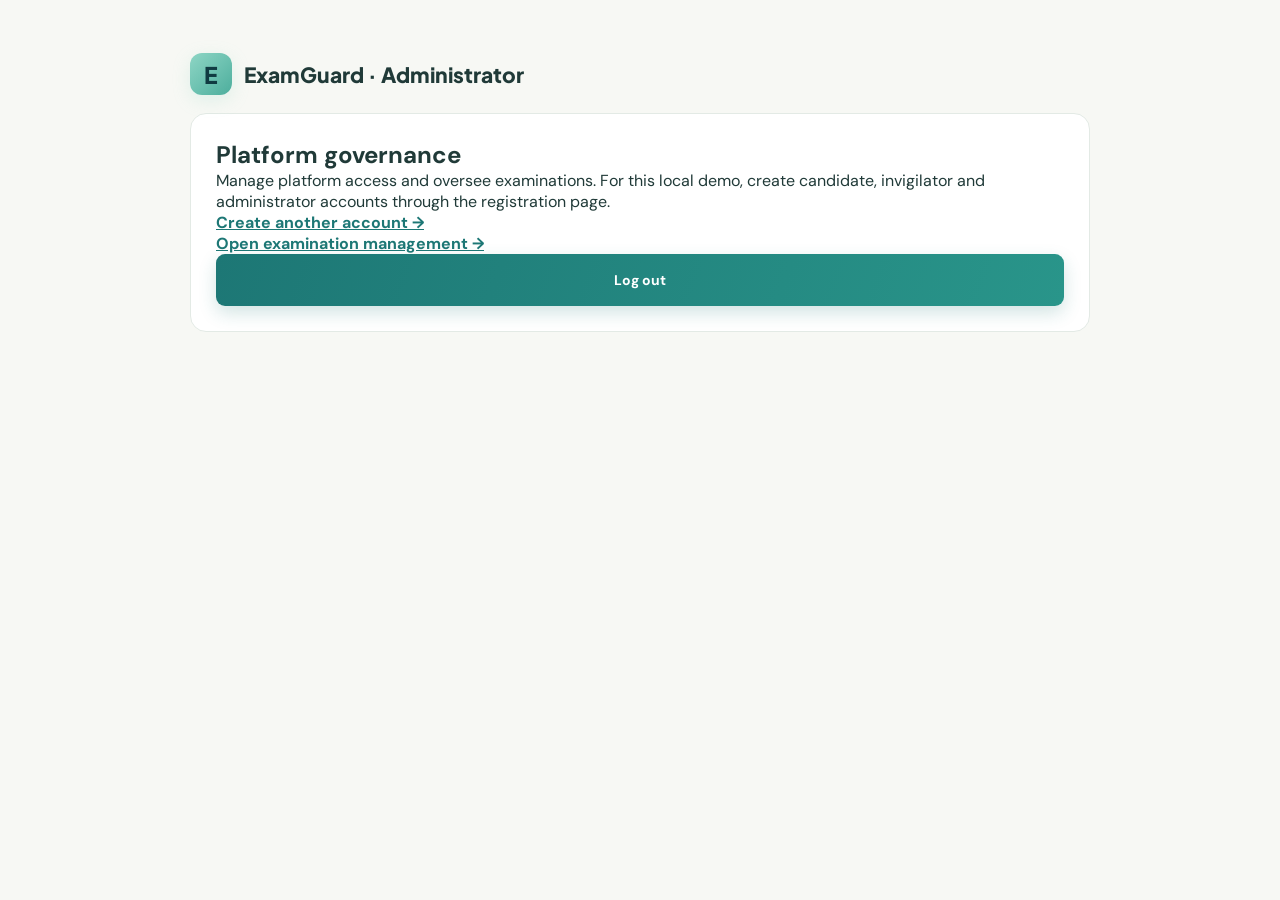
<file: ExamGuard_Milestone1/frontend/admin-dashboard.html>
<!doctype html><html><head><meta charset="utf-8"><meta name="viewport" content="width=device-width,initial-scale=1"><title>Administrator | ExamGuard</title><link rel="stylesheet" href="css/style.css"><style>body{padding:28px}.admin{max-width:900px;margin:25px auto}.panel{background:white;padding:25px;border:1px solid #e3eae5;border-radius:16px;margin:18px 0}.panel a{color:#1D7775;font-weight:700}</style></head><body><main class="admin"><div class="brand-logo"><div class="logo-icon">E</div><span>ExamGuard · Administrator</span></div><section class="panel"><h1>Platform governance</h1><p>Manage platform access and oversee examinations. For this local demo, create candidate, invigilator and administrator accounts through the registration page.</p><p><a href="register.html">Create another account →</a></p><p><a href="invigilator-dashboard.html">Open examination management →</a></p><button id="logout" class="login-button">Log out</button></section></main><script>document.getElementById("logout").onclick=()=>{localStorage.removeItem("examguard_access_token");location.href="login.html"}</script></body></html>
</file>
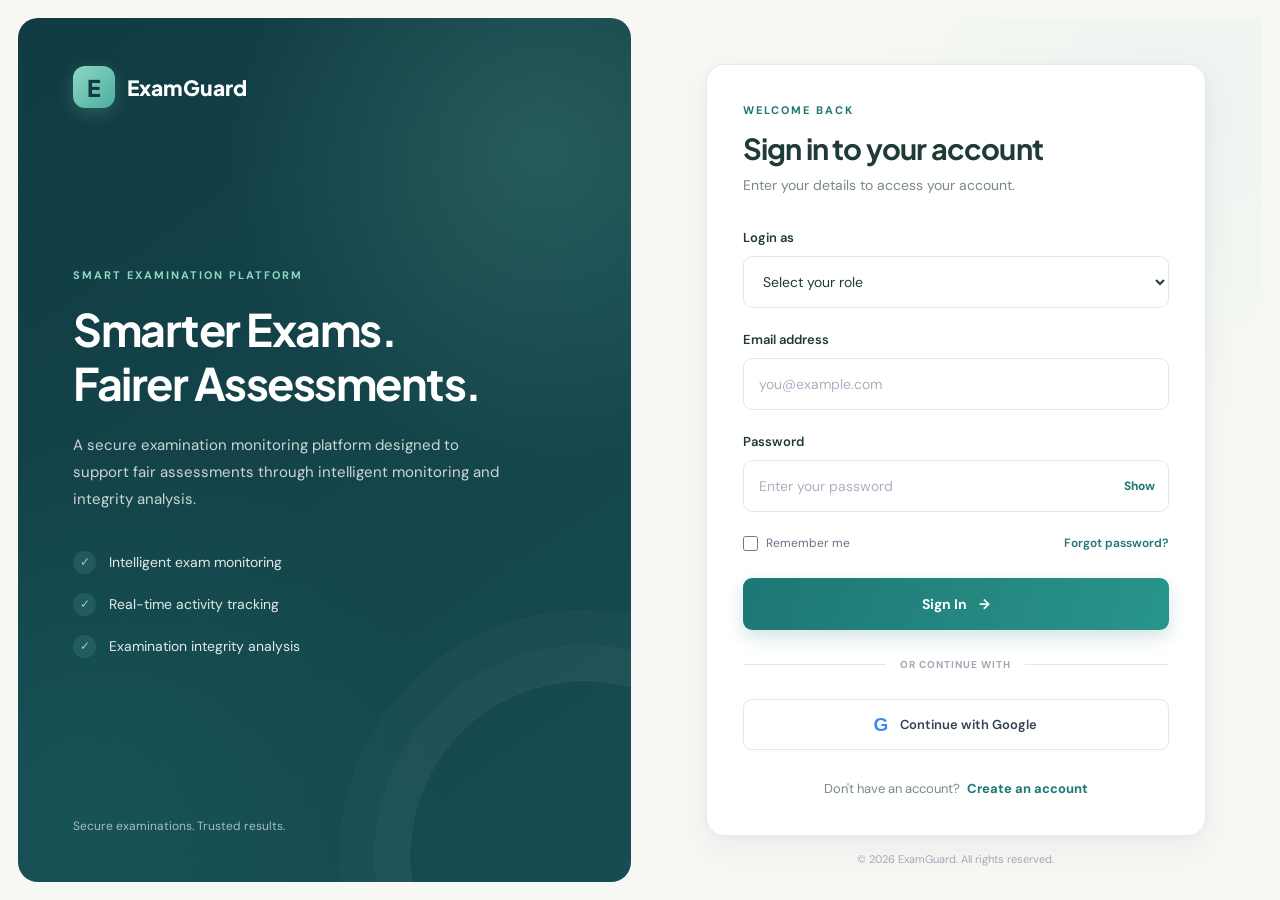
<file: ExamGuard_Milestone1/frontend/candidate-dashboard.html>
<!DOCTYPE html><html lang="en"><head><meta charset="UTF-8"><meta name="viewport" content="width=device-width, initial-scale=1"><title>Candidate Dashboard | ExamGuard</title>
<style>
*{box-sizing:border-box}body{margin:0;background:#f3f6fb;color:#172033;font-family:Inter,Segoe UI,Arial,sans-serif}.top{background:#101b34;color:white;padding:18px max(5vw,24px);display:flex;justify-content:space-between;align-items:center}.brand{font-size:22px;font-weight:800}.brand span{color:#66d4c2}.top button,.btn{border:0;border-radius:10px;padding:11px 16px;font-weight:700;cursor:pointer}.top button{background:#263653;color:white}.wrap{max-width:1050px;margin:30px auto;padding:0 22px}.muted{color:#69758b}.grid{display:grid;grid-template-columns:1.2fr .8fr;gap:18px}.card{background:white;border:1px solid #e5eaf2;border-radius:17px;padding:22px;box-shadow:0 8px 24px #1720330a;margin-bottom:18px}h1{margin:0 0 7px}h2{font-size:18px;margin:0 0 14px}.status{display:inline-block;padding:7px 12px;border-radius:30px;background:#eaf8f4;color:#087c67;font-size:13px;font-weight:700}.actions{display:flex;flex-wrap:wrap;gap:9px;margin-top:15px}.btn{background:#17365f;color:white}.btn.secondary{background:#eaf0f8;color:#203a5f}.btn.danger{background:#a83248;color:white}.btn:disabled{opacity:.45;cursor:not-allowed}.info{font-size:14px;line-height:1.7;color:#566176}.notice{margin-top:12px;color:#a13b35;font-size:14px;min-height:20px}.exam-head{display:flex;justify-content:space-between;gap:12px;align-items:center;flex-wrap:wrap}.timer{font-size:20px;font-weight:800;color:#a83248}.question{border:1px solid #e5eaf2;border-radius:13px;padding:17px;margin:14px 0}.question h3{font-size:16px;margin:0 0 12px}.option{display:block;padding:9px 11px;margin:7px 0;border:1px solid #e8edf4;border-radius:9px;cursor:pointer}.option:hover{background:#f5f8fc}.option input{margin-right:9px}.event{padding:10px 0;border-bottom:1px solid #edf0f5;font-size:14px}.hidden{display:none!important}.result{background:#eaf8f4;border-radius:12px;padding:15px;margin-top:12px;color:#075f50;font-weight:700}@media(max-width:720px){.grid{grid-template-columns:1fr}.top{padding:15px 20px}}
</style></head><body>
<header class="top"><div class="brand">Exam<span>Guard</span></div><button id="logoutBtn">Log out</button></header><main class="wrap">
<section style="margin-bottom:20px"><h1 id="greeting">Candidate Dashboard</h1><p class="muted">Your examination workspace.</p></section>
<div class="grid"><section class="card"><h2>Examination session</h2><span class="status" id="sessionStatus">NOT STARTED</span><p class="info">Start the demo examination when ready. You can pause and resume before submitting.</p><div class="actions"><button class="btn" id="startBtn">Start exam</button><button class="btn secondary" id="pauseBtn" disabled>Pause</button><button class="btn secondary" id="resumeBtn" disabled>Resume</button><button class="btn danger" id="submitBtn" disabled>Submit exam</button></div><p class="notice" id="notice" role="status"></p><div id="result" class="result hidden"></div></section>
<section class="card"><h2>Candidate profile</h2><p class="info" id="profileInfo">Loading profile...</p><p class="info">Registration photo is a one-time reference. Continuous face-presence monitoring is planned for a later milestone.</p></section></div>
<section class="card"><div class="exam-head"><div><h2 id="examTitle">Available examination</h2><p class="muted" id="examMeta">Loading sample examination...</p></div><div class="timer" id="timer">15:00</div></div><p class="info" id="examIntro">Click Start exam above to begin. Answers are saved as you select them.</p><div id="questions" class="hidden"></div></section>
<section class="card"><h2>Recent sessions</h2><div id="sessionList" class="info">Loading sessions...</div></section></main>
<script>
const API='http://127.0.0.1:8000',token=localStorage.getItem('examguard_access_token');let currentSession=null,exam=null,remaining=900,timerHandle=null,sessionStatus='not_started';const $=id=>document.getElementById(id);const headers={'Authorization':`Bearer ${token}`,'Content-Type':'application/json'};
function message(t){$('notice').textContent=t}async function api(path,method='GET',body=null){const opts={method,headers};if(body!==null)opts.body=JSON.stringify(body);const r=await fetch(API+path,opts);let d={};try{d=await r.json()}catch{}if(!r.ok)throw new Error(d.detail||'Request failed');return d}
function updateButtons(){$('sessionStatus').textContent=sessionStatus.replace('_',' ').toUpperCase();$('startBtn').disabled=['in_progress','paused','submitted'].includes(sessionStatus);$('pauseBtn').disabled=sessionStatus!=='in_progress';$('resumeBtn').disabled=sessionStatus!=='paused';$('submitBtn').disabled=!['in_progress','paused'].includes(sessionStatus);$('questions').classList.toggle('hidden',!['in_progress','paused'].includes(sessionStatus));$('examIntro').classList.toggle('hidden',['in_progress','paused'].includes(sessionStatus));document.querySelectorAll('#questions input').forEach(i=>i.disabled=sessionStatus!=='in_progress')}
function fmt(t){return String(Math.floor(t/60)).padStart(2,'0')+':'+String(t%60).padStart(2,'0')}function startTimer(){clearInterval(timerHandle);$('timer').textContent=fmt(remaining);timerHandle=setInterval(async()=>{if(sessionStatus!=='in_progress')return;remaining=Math.max(0,remaining-1);$('timer').textContent=fmt(remaining);if(!remaining){clearInterval(timerHandle);message('Time is up. Submitting...');await submitExam(true)}},1000)}
function renderQuestions(){$('questions').innerHTML=exam.questions.map(q=>`<article class="question"><h3>Q${q.number}. ${q.question}</h3>${Object.entries(q.options).map(([k,v])=>`<label class="option"><input type="radio" name="q${q.number}" value="${k}"> <b>${k}.</b> ${v}</label>`).join('')}</article>`).join('');$('questions').querySelectorAll('input').forEach(i=>i.addEventListener('change',async e=>{const n=Number(e.target.name.slice(1));try{await api(`/exams/sessions/${currentSession}/answers`,'POST',{question_number:n,selected_option:e.target.value});message(`Answer for question ${n} saved.`)}catch(err){message(err.message);e.target.checked=false}}))}
async function refreshSessions(){const a=await api('/sessions/mine');$('sessionList').innerHTML=a.length?a.map(s=>`<div class="event">Session #${s.id} — <b>${s.status.toUpperCase()}</b>${s.started_at?' · Started '+new Date(s.started_at).toLocaleString():''}</div>`).join(''):'No sessions yet.'}
async function load(){if(!token){location.href='login.html';return}try{const me=await api('/auth/me');$('greeting').textContent=`Welcome, ${me.full_name}`;$('profileInfo').innerHTML=`<b>Name:</b> ${me.full_name}<br><b>Email:</b> ${me.email}<br><b>Role:</b> ${me.role}`;exam=await api('/exams/demo');$('examTitle').textContent=exam.title;$('examMeta').textContent=`${exam.total_questions} questions · ${exam.total_marks} marks · ${exam.duration_minutes} minutes`;$('examIntro').textContent=exam.description+'. Click Start exam to begin.';renderQuestions();const sessions=await api('/sessions/mine');$('sessionList').innerHTML=sessions.length?sessions.map(s=>`<div class="event">Session #${s.id} — <b>${s.status.toUpperCase()}</b>${s.started_at?' · Started '+new Date(s.started_at).toLocaleString():''}</div>`).join(''):'No sessions yet.';const active=sessions.find(s=>['in_progress','paused'].includes(s.status));if(active){currentSession=active.id;sessionStatus=active.status;updateButtons();if(sessionStatus==='in_progress')startTimer()}else{sessionStatus=sessions[0]?.status==='submitted'?'submitted':'not_started';updateButtons()}}catch(e){message(e.message)}}
$('startBtn').onclick=async()=>{try{const d=await api('/sessions/start','POST');currentSession=d.id;sessionStatus=d.status;remaining=exam.duration_minutes*60;updateButtons();startTimer();message(`Session #${d.id} started. Good luck!`);await refreshSessions()}catch(e){message(e.message)}};
$('pauseBtn').onclick=async()=>{try{const d=await api(`/sessions/${currentSession}/pause`,'POST');sessionStatus=d.status;clearInterval(timerHandle);updateButtons();message('Examination paused. Your answers are retained.')}catch(e){message(e.message)}};
$('resumeBtn').onclick=async()=>{try{const d=await api(`/sessions/${currentSession}/resume`,'POST');sessionStatus=d.status;updateButtons();startTimer();message('Examination resumed.')}catch(e){message(e.message)}};
async function submitExam(auto=false){if(!auto&&!confirm('Submit your examination? You cannot change answers after submission.'))return;try{clearInterval(timerHandle);const d=await api(`/sessions/${currentSession}/submit`,'POST');sessionStatus=d.status;currentSession=null;updateButtons();$('result').classList.remove('hidden');$('result').textContent=`Submitted successfully! Demo score: ${d.score}/${d.total_marks}. Attempted: ${d.answered}/${d.total_questions}.`;message(auto?'Time is up. Your examination was submitted automatically.':'Your examination has been submitted.');$('examIntro').classList.remove('hidden');$('examIntro').textContent='This examination attempt is complete.';await refreshSessions()}catch(e){message(e.message)}}
$('submitBtn').onclick=()=>submitExam(false);$('logoutBtn').onclick=()=>{localStorage.removeItem('examguard_access_token');localStorage.removeItem('examguard_user');location.href='login.html'};load();
</script><style>.exam-list{display:grid;grid-template-columns:repeat(auto-fit,minmax(240px,1fr));gap:16px}.exam-item,.exam-question{background:#fff;border:1px solid #e3eae5;border-radius:12px;padding:18px;margin:12px 0}.exam-item button,.exam-actions button{background:#1D7775;color:#fff;border:0;border-radius:8px;padding:11px 18px;cursor:pointer;font-weight:700}.exam-taking{background:#fff;border:1px solid #e3eae5;border-radius:15px;padding:24px;margin:22px 0}.exam-taking[hidden]{display:none}.exam-question label{display:block;padding:8px;cursor:pointer}.exam-actions{display:flex;gap:10px;flex-wrap:wrap;margin-top:18px}#examTimer{font-size:22px;color:#1D7775}#examMessage{margin-top:12px;color:#1D7775}.exam-item p{margin:10px 0;color:#788B84}</style><script src="js/candidate-exam.js"></script>\n</body></html>
</file>
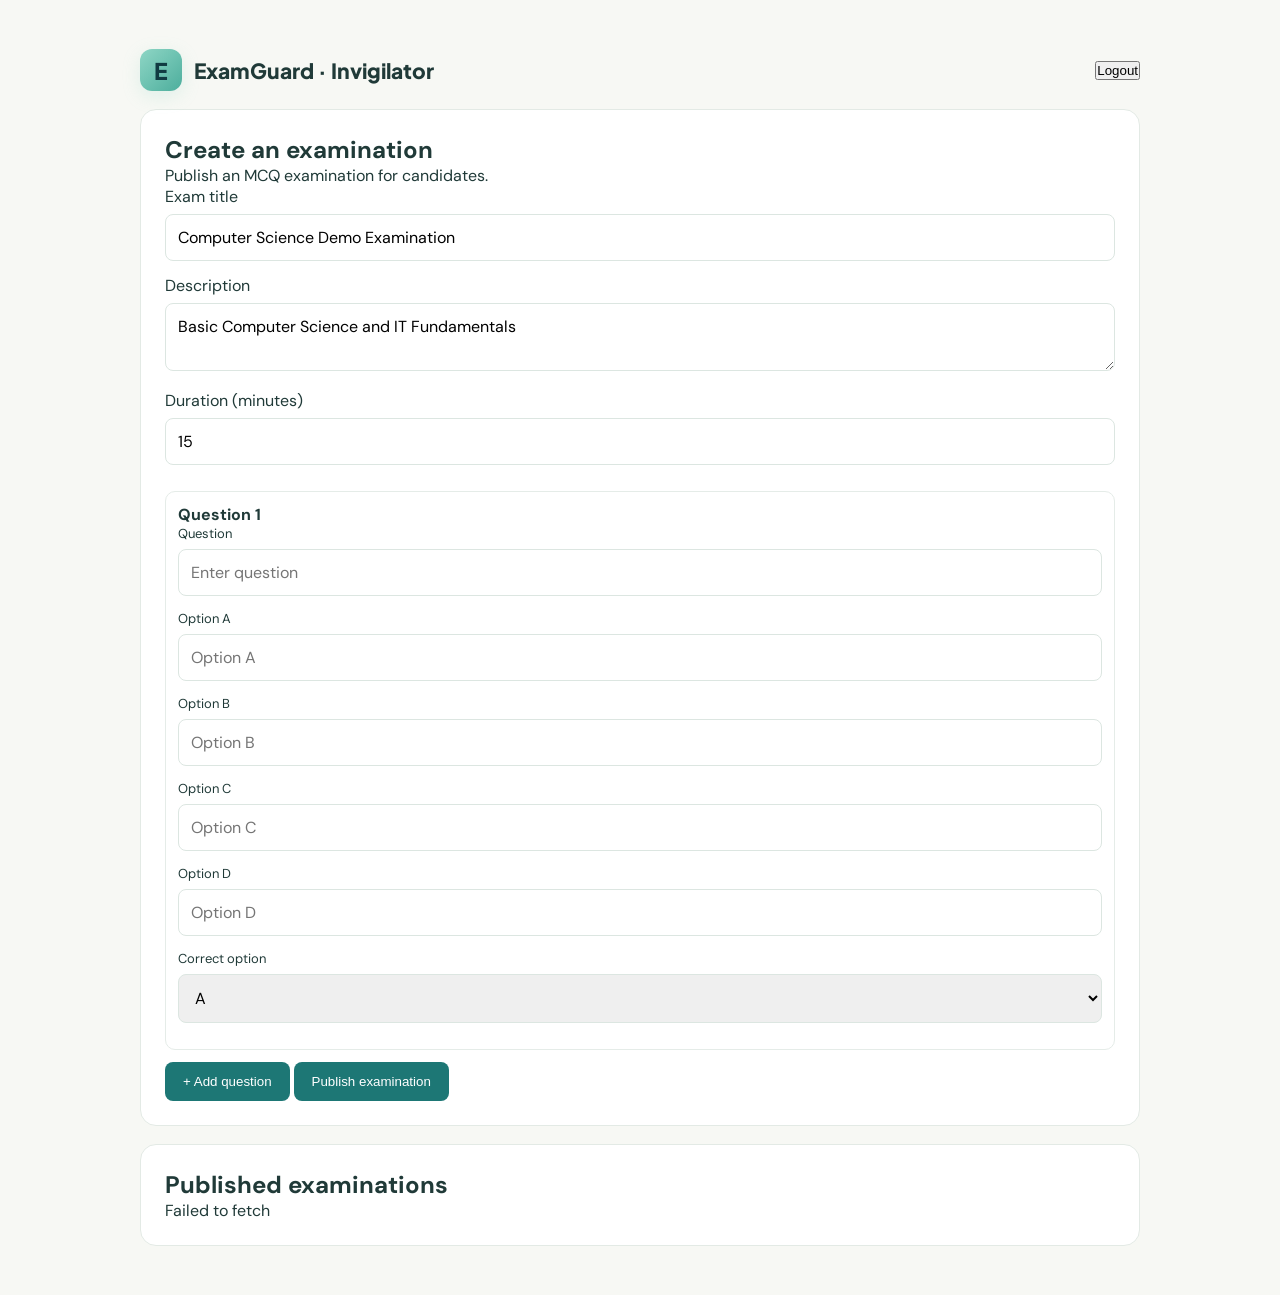
<file: ExamGuard_Milestone1/frontend/invigilator-dashboard.html>
<!doctype html><html><head><meta charset="utf-8"><meta name="viewport" content="width=device-width,initial-scale=1"><title>Invigilator | ExamGuard</title><link rel="stylesheet" href="css/style.css"><style>
body{padding:24px}.staff-wrap{max-width:1000px;margin:25px auto}.staff-card{background:#fff;border:1px solid #e3eae5;border-radius:16px;padding:24px;margin:18px 0}.staff-card input,.staff-card textarea,.staff-card select{width:100%;padding:12px;border:1px solid #dce6e1;border-radius:8px;margin:7px 0 14px;font:inherit}.staff-card button{background:#1D7775;color:#fff;border:0;border-radius:8px;padding:12px 18px;cursor:pointer}.qrow{border:1px solid #e5ece8;border-radius:10px;padding:12px;margin:12px 0}.qrow label{display:block;font-size:13px}.topbar{display:flex;justify-content:space-between;align-items:center}
</style></head><body><div class="staff-wrap"><div class="topbar"><div class="brand-logo"><div class="logo-icon">E</div><span>ExamGuard · Invigilator</span></div><button id="logout">Logout</button></div><section class="staff-card"><h1>Create an examination</h1><p>Publish an MCQ examination for candidates.</p><label>Exam title</label><input id="title" value="Computer Science Demo Examination"><label>Description</label><textarea id="description">Basic Computer Science and IT Fundamentals</textarea><label>Duration (minutes)</label><input id="duration" type="number" min="1" max="180" value="15"><div id="questions"></div><button id="add">+ Add question</button> <button id="publish">Publish examination</button><p id="message" role="status"></p></section><section class="staff-card"><h2>Published examinations</h2><div id="exams">Loading...</div></section></div><script>
const API="http://127.0.0.1:8000",token=localStorage.getItem("examguard_access_token"),H={"Authorization":"Bearer "+token,"Content-Type":"application/json"},$=id=>document.getElementById(id);let count=0;
function addQuestion(q={}){count++;const d=document.createElement("div");d.className="qrow";d.innerHTML=`<b>Question ${count}</b><label>Question</label><input class="qt" placeholder="Enter question" value="${q.question_text||""}"><label>Option A</label><input class="a" placeholder="Option A" value="${q.option_a||""}"><label>Option B</label><input class="b" placeholder="Option B" value="${q.option_b||""}"><label>Option C</label><input class="c" placeholder="Option C" value="${q.option_c||""}"><label>Option D</label><input class="d" placeholder="Option D" value="${q.option_d||""}"><label>Correct option</label><select class="correct"><option>A</option><option>B</option><option>C</option><option>D</option></select>`;$("questions").appendChild(d)}
async function req(p,m="GET",b){const r=await fetch(API+p,{method:m,headers:H,...(b?{body:JSON.stringify(b)}:{})});const x=await r.json();if(!r.ok)throw Error(x.detail||"Request failed");return x}
$("add").onclick=()=>addQuestion();addQuestion();
$("publish").onclick=async()=>{try{const qs=[...document.querySelectorAll(".qrow")].map(x=>({question_text:x.querySelector(".qt").value,option_a:x.querySelector(".a").value,option_b:x.querySelector(".b").value,option_c:x.querySelector(".c").value,option_d:x.querySelector(".d").value,correct_option:x.querySelector(".correct").value}));const r=await req("/examinations","POST",{title:$("title").value,description:$("description").value,duration_minutes:Number($("duration").value),questions:qs});$("message").textContent="Published: "+r.title;load()}catch(e){$("message").textContent=e.message}};
async function load(){try{const xs=await req("/examinations");$("exams").innerHTML=xs.map(x=>`<p><b>${x.title}</b> — ${x.questions.length} questions, ${x.duration_minutes} min</p>`).join("")||"No examinations published."}catch(e){$("exams").textContent=e.message}}$("logout").onclick=()=>{localStorage.removeItem("examguard_access_token");location.href="login.html"};load();
</script></body></html>
</file>
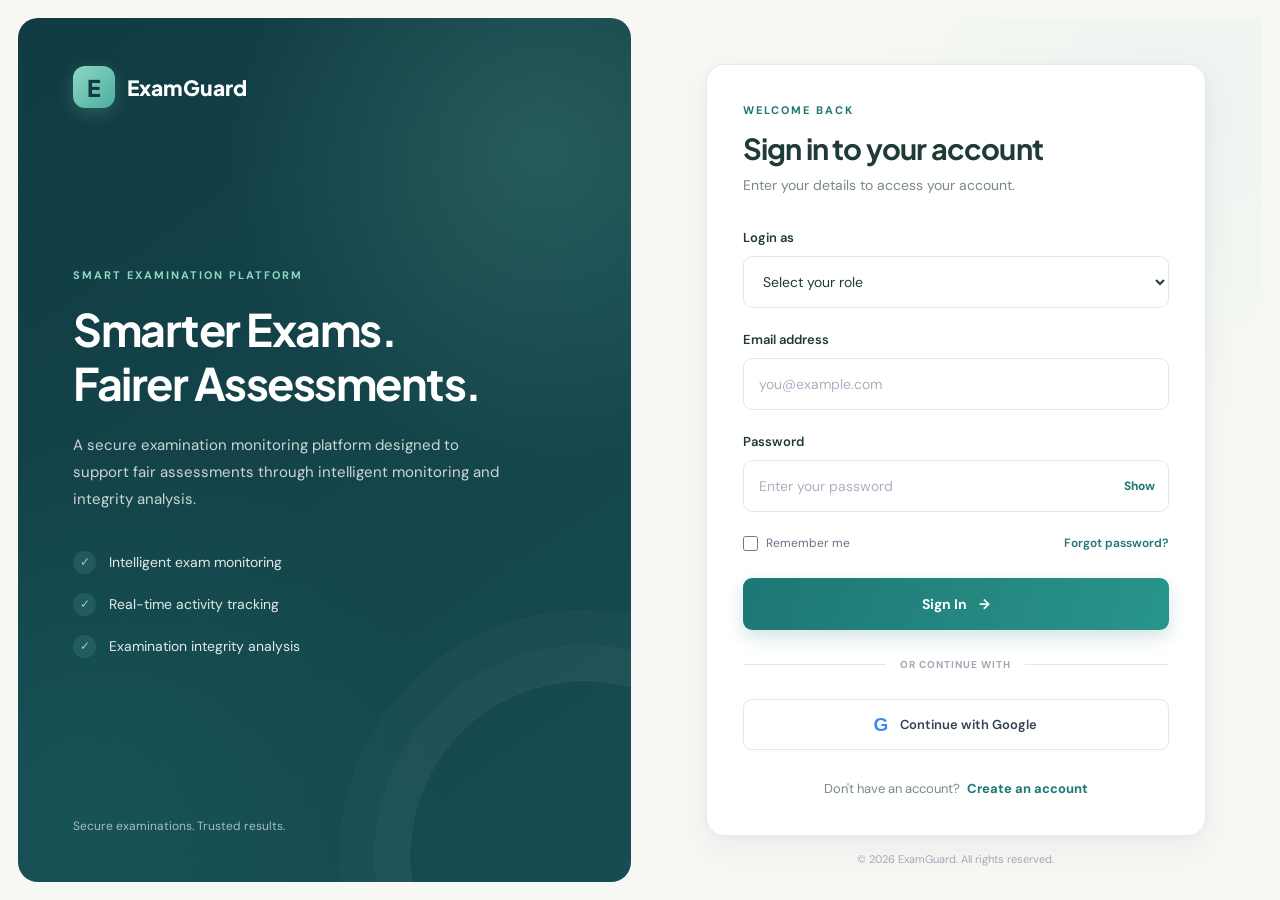
<file: ExamGuard_Milestone1/frontend/login.html>
<!DOCTYPE html>
<html lang="en">
<head>
    <meta charset="UTF-8">
    <meta name="viewport" content="width=device-width, initial-scale=1.0">
    <title>Sign In | ExamGuard</title>

    <link rel="stylesheet" href="css/style.css">
</head>

<body>

    <main class="login-container">

        <!-- Left Branding Section -->
        <section class="brand-section">

            <div class="brand-logo">
                <div class="logo-icon">E</div>
                <span>ExamGuard</span>
            </div>

            <div class="brand-content">
                <p class="eyebrow">SMART EXAMINATION PLATFORM</p>

                <h1>Smarter Exams.<br>Fairer Assessments.</h1>

                <p class="brand-description">
                    A secure examination monitoring platform designed
                    to support fair assessments through intelligent
                    monitoring and integrity analysis.
                </p>

                <div class="feature-list">
                    <div class="feature">
                        <span class="feature-check">✓</span>
                        Intelligent exam monitoring
                    </div>

                    <div class="feature">
                        <span class="feature-check">✓</span>
                        Real-time activity tracking
                    </div>

                    <div class="feature">
                        <span class="feature-check">✓</span>
                        Examination integrity analysis
                    </div>
                </div>
            </div>

            <p class="brand-footer">
                Secure examinations. Trusted results.
            </p>

        </section>


        <!-- Right Login Section -->
        <section class="form-section">

            <div class="login-card">

                <div class="mobile-logo">
                    <div class="logo-icon">E</div>
                    <span>ExamGuard</span>
                </div>

                <div class="form-heading">
                    <p class="welcome-label">WELCOME BACK</p>
                    <h2>Sign in to your account</h2>
                    <p>Enter your details to access your account.</p>
                </div>

                <form id="loginForm">

                    <div class="form-group">
    <label for="role">Login as</label>

    <select id="role" name="role" required>
        <option value="">Select your role</option>
        <option value="candidate">Candidate</option>
        <option value="invigilator">Invigilator</option>
        <option value="administrator">Administrator</option>
    </select>
</div>

                    <div class="form-group">
                        <label for="email">Email address</label>
                        <input
                            type="email"
                            id="email"
                            placeholder="you@example.com"
                            autocomplete="email"
                            required
                        >
                    </div>

                    <div class="form-group">
                        <label for="password">Password</label>

                        <div class="password-wrapper">
                            <input
                                type="password"
                                id="password"
                                placeholder="Enter your password"
                                autocomplete="current-password"
                                required
                            >

                            <button
                                type="button"
                                id="togglePassword"
                                class="toggle-password"
                            >
                                Show
                            </button>
                        </div>
                    </div>

                    <div class="form-options">
                        <label class="remember-option">
                            <input type="checkbox" id="rememberMe">
                            <span>Remember me</span>
                        </label>

                        <a href="#" class="forgot-link">
                            Forgot password?
                        </a>
                    </div>

                    <button type="submit" class="login-button">
                        Sign In
                        <span>→</span>
                    </button>

                </form>
                <p id="loginMessage" class="form-message" role="status" aria-live="polite"></p>

                <div class="divider">
                    <span>OR CONTINUE WITH</span>
                </div>

                <button type="button" class="google-button">
                    <span class="google-icon">G</span>
                    Continue with Google
                </button>

                <p class="signup-text">
                    Don't have an account?
                    <a href="register.html">Create an account</a>
                </p>

            </div>

            <p class="copyright">
                © 2026 ExamGuard. All rights reserved.
            </p>

        </section>

    </main>

    <script src="js/login.js"></script>

</body>
</html>
</file>
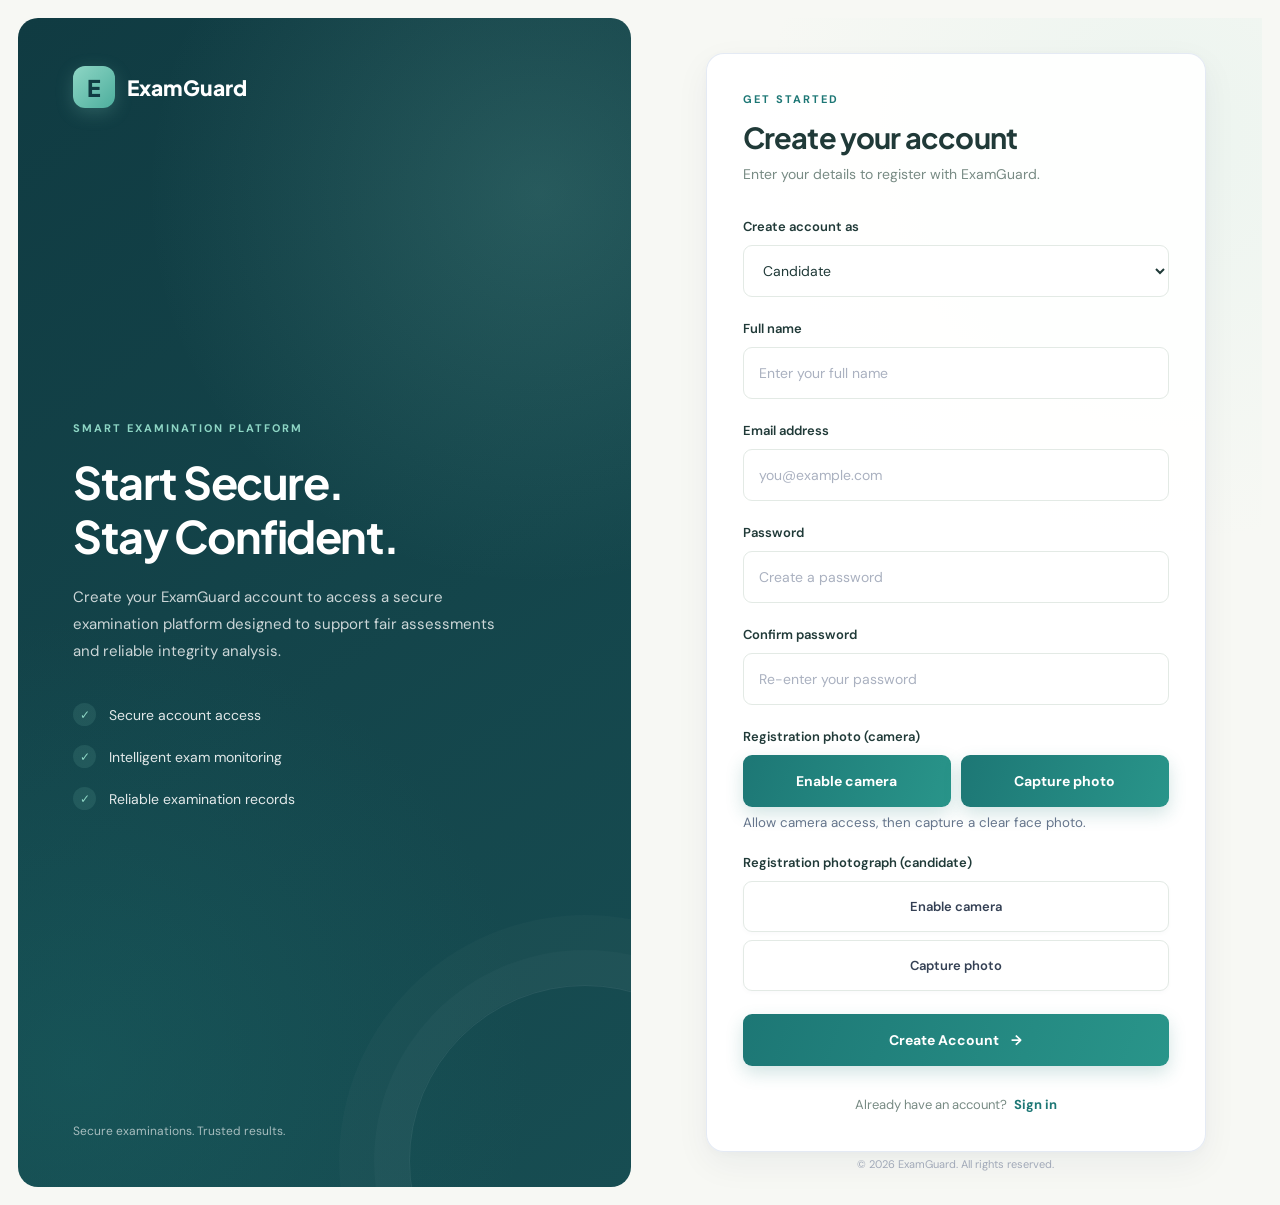
<file: ExamGuard_Milestone1/frontend/register.html>
<!DOCTYPE html>
<html lang="en">
<head>
    <meta charset="UTF-8">
    <meta name="viewport" content="width=device-width, initial-scale=1.0">
    <title>Create Account | ExamGuard</title>

    <link rel="stylesheet" href="css/style.css">
</head>

<body>

    <main class="login-container">

        <!-- Left Branding Section -->
        <section class="brand-section">

            <div class="brand-logo">
                <div class="logo-icon">E</div>
                <span>ExamGuard</span>
            </div>

            <div class="brand-content">
                <p class="eyebrow">SMART EXAMINATION PLATFORM</p>

                <h1>Start Secure.<br>Stay Confident.</h1>

                <p class="brand-description">
                    Create your ExamGuard account to access a secure
                    examination platform designed to support fair
                    assessments and reliable integrity analysis.
                </p>

                <div class="feature-list">
                    <div class="feature">
                        <span class="feature-check">✓</span>
                        Secure account access
                    </div>

                    <div class="feature">
                        <span class="feature-check">✓</span>
                        Intelligent exam monitoring
                    </div>

                    <div class="feature">
                        <span class="feature-check">✓</span>
                        Reliable examination records
                    </div>
                </div>
            </div>

            <p class="brand-footer">
                Secure examinations. Trusted results.
            </p>

        </section>

        <!-- Right Registration Section -->
        <section class="form-section">

            <div class="login-card">

                <div class="mobile-logo">
                    <div class="logo-icon">E</div>
                    <span>ExamGuard</span>
                </div>

                <div class="form-heading">
                    <p class="welcome-label">GET STARTED</p>
                    <h2>Create your account</h2>
                    <p>Enter your details to register with ExamGuard.</p>
                </div>

                <form id="registerForm">

                    <div class="form-group">
                        <label for="accountRole">Create account as</label><select id="accountRole" class="role-select"><option value="candidate">Candidate</option><option value="invigilator">Invigilator</option><option value="administrator">Administrator</option></select>
                    </div>
                    <div class="form-group">
                        <label for="fullName">Full name</label>
                        <input
                            type="text"
                            id="fullName"
                            placeholder="Enter your full name"
                            autocomplete="name"
                            required
                        >
                    </div>

                    <div class="form-group">
                        <label for="email">Email address</label>
                        <input
                            type="email"
                            id="email"
                            placeholder="you@example.com"
                            autocomplete="email"
                            required
                        >
                    </div>

                    <div class="form-group">
                        <label for="password">Password</label>
                        <input
                            type="password"
                            id="password"
                            placeholder="Create a password"
                            autocomplete="new-password"
                            minlength="8"
                            required
                        >
                    </div>

                    <div class="form-group">
                        <label for="confirmPassword">Confirm password</label>
                        <input
                            type="password"
                            id="confirmPassword"
                            placeholder="Re-enter your password"
                            autocomplete="new-password"
                            minlength="8"
                            required
                        >
                    </div>

                    <div class="form-group" style="margin-top:18px;">
                        <label>Registration photo (camera)</label>
                        <video id="cameraPreview" autoplay playsinline style="width:100%;max-height:190px;background:#101827;border-radius:12px;display:none;"></video>
                        <canvas id="photoCanvas" style="display:none;"></canvas>
                        <div style="display:flex;gap:10px;flex-wrap:wrap;margin-top:8px;">
                            <button type="button" id="startCamera" class="login-button" style="flex:1;">Enable camera</button>
                            <button type="button" id="capturePhoto" class="login-button" style="flex:1;" disabled>Capture photo</button>
                        </div>
                        <small id="photoStatus" style="display:block;margin-top:7px;color:#64748b;">Allow camera access, then capture a clear face photo.</small>
                    </div>

                    <div class="form-group"><label>Registration photograph (candidate)</label><video id="cameraPreview" autoplay playsinline style="width:100%;border-radius:10px;background:#102f32;display:none"></video><canvas id="photoCanvas" style="display:none"></canvas><div style="display:flex;gap:8px;flex-wrap:wrap"><button type="button" id="enableCamera" class="google-button">Enable camera</button><button type="button" id="capturePhoto" class="google-button" disabled>Capture photo</button></div><img id="photoPreview" alt="Captured registration photo" style="display:none;width:120px;margin-top:10px;border-radius:10px"></div>
                    <button type="submit" class="login-button">
                        Create Account
                        <span>→</span>
                    </button>

                </form>

                <p id="registerMessage"
                   class="form-message"
                   role="status"
                   aria-live="polite"></p>

                <p class="signup-text">
                    Already have an account?
                    <a href="login.html">Sign in</a>
                </p>

            </div>

            <p class="copyright">
                © 2026 ExamGuard. All rights reserved.
            </p>

        </section>

    </main>
    <script src="js/register.js"></script>

</body>
</html>
</file>
<file: ExamGuard_Milestone1/frontend/css/style.css>
@import url('https://fonts.googleapis.com/css2?family=DM+Sans:wght@400;500;600;700&family=Plus+Jakarta+Sans:wght@400;500;600;700;800&display=swap');


:root {
    --navy: #103B42;
    --navy-light: #174D52;
    --blue: #1D7775;
    --blue-hover: #155E5C;
    --text: #203A38;
    --muted: #788B84;
    --border: #E3EAE5;
    --white: #FFFFFF;

    --mint: #8ED6C5;
    --ivory: #F7F8F4;
}


* {
    margin: 0;
    padding: 0;
    box-sizing: border-box;
}

body {
    font-family: 'DM Sans', sans-serif;
   background: var(--ivory);
    color: var(--text);
    min-height: 100vh;
}

.login-container {
    display: grid;
    grid-template-columns: 1fr 1fr;
    min-height: 100vh;
    padding: 18px;
    gap: 18px;
}

/* LEFT BRANDING SECTION */

.brand-section {
    
    color: var(--white);
    border-radius: 20px;
    padding: 48px 55px;
    display: flex;
    flex-direction: column;
    justify-content: space-between;
    position: relative;
    overflow: hidden;
}

.brand-section::after {
    content: "";
    position: absolute;
    width: 350px;
    height: 350px;
    border: 1px solid rgba(255,255,255,0.08);
    border-radius: 50%;
    right: -130px;
    bottom: -150px;
    box-shadow:
        0 0 0 35px rgba(255,255,255,0.025),
        0 0 0 70px rgba(255,255,255,0.02);
}

.brand-logo,
.mobile-logo {
    display: flex;
    align-items: center;
    gap: 12px;
    font-family: 'Plus Jakarta Sans', sans-serif;
    font-size: 21px;
    font-weight: 800;
}

.logo-icon {
    width: 42px;
    height: 42px;
    border-radius: 12px;
    display: grid;
    place-items: center;
    font-size: 23px;
    font-weight: 800;

}

.brand-content {
    max-width: 520px;
    position: relative;
    z-index: 1;
}

.eyebrow,
.welcome-label {
    font-size: 11px;
    letter-spacing: 2px;
    font-weight: 700;
    color: var(--blue);
    margin-bottom: 20px;
}

.brand-content h1 {
    font-family: 'Plus Jakarta Sans', sans-serif;
    font-size: clamp(34px, 3.5vw, 48px);
    line-height: 1.2;
    letter-spacing: -1.5px;
    margin-bottom: 22px;
}

.brand-description {
    color: rgba(255, 255, 255, 0.78);
    font-size: 15px;
    line-height: 1.8;
    max-width: 440px;
}

.feature-list {
    margin-top: 38px;
    display: flex;
    flex-direction: column;
    gap: 19px;
}

.feature {
    display: flex;
    align-items: center;
    gap: 13px;
    color: rgba(255, 255, 255, 0.88);
    font-size: 14px;
}

.feature-check {
    width: 23px;
    height: 23px;
    display: grid;
    place-items: center;
    border-radius: 50%;
    font-size: 12px;
}

.brand-footer {
    color: rgba(255, 255, 255, 0.62);
    font-size: 12px;
    position: relative;
    z-index: 1;
}

/* RIGHT LOGIN SECTION */

.form-section {
    display: flex;
    flex-direction: column;
    align-items: center;
    justify-content: center;
    padding: 35px;
    position: relative;
}

.login-card {
    width: 100%;
    max-width: 430px;
}

.mobile-logo {
    display: none;
    margin-bottom: 45px;
}

.form-heading {
    margin-bottom: 35px;
}

.form-heading h2 {
    font-family: 'Plus Jakarta Sans', sans-serif;
    font-size: 29px;
    letter-spacing: -0.8px;
    margin-bottom: 10px;
}

.form-heading p:last-child {
    color: var(--muted);
    font-size: 14px;
}

.form-heading .welcome-label {
    color: var(--blue);
    margin-bottom: 13px;
}

/* FORM INPUTS */

.form-group {
    margin-bottom: 23px;
}

.form-group label {
    display: block;
    font-size: 13px;
    font-weight: 600;
    margin-bottom: 10px;
}

.form-group input {
    width: 100%;
    height: 52px;
    border: 1px solid var(--border);
    border-radius: 9px;
    background: var(--white);
    padding: 0 15px;
    font-family: inherit;
    font-size: 14px;
    color: var(--text);
    outline: none;
    transition: 0.2s ease;
}

.form-group select {
    width: 100%;
    height: 52px;
    border: 1px solid var(--border);
    border-radius: 9px;
    background: var(--white);
    padding: 0 15px;
    font-family: inherit;
    font-size: 14px;
    color: var(--text);
    outline: none;
    cursor: pointer;
    transition: 0.2s ease;
}

.form-group input::placeholder {
    color: #aab1c0;
}

.form-group input:focus {
    border-color: var(--blue);
    box-shadow: 0 0 0 4px rgba(29, 119, 117, 0.10);
}

.password-wrapper {
    position: relative;
}

.password-wrapper input {
    padding-right: 65px;
}

.toggle-password {
    position: absolute;
    right: 14px;
    top: 50%;
    transform: translateY(-50%);
    border: none;
    background: none;
    color: var(--blue);
    font-family: inherit;
    font-size: 12px;
    font-weight: 700;
    cursor: pointer;
}

/* FORM OPTIONS */

.form-options {
    display: flex;
    justify-content: space-between;
    align-items: center;
    margin: 5px 0 27px;
    font-size: 12px;
}

.remember-option {
    display: flex;
    align-items: center;
    gap: 8px;
    color: #687287;
    cursor: pointer;
}

.remember-option input {
    accent-color: var(--blue);
    width: 15px;
    height: 15px;
}

.forgot-link {
    color: var(--blue);
    font-weight: 600;
    text-decoration: none;
}

.forgot-link:hover,
.signup-text a:hover {
    text-decoration: underline;
}

/* BUTTONS */

.login-button {
    width: 100%;
    height: 52px;
    background: var(--blue);
    border: none;
    border-radius: 9px;
    color: var(--white);
    font-family: inherit;
    font-size: 14px;
    font-weight: 700;
    cursor: pointer;
    display: flex;
    align-items: center;
    justify-content: center;
    gap: 12px;
    transition: 0.2s ease;
   box-shadow: 0 7px 18px rgba(29, 119, 117, 0.20);
}

.login-button:hover {
    background: var(--blue-hover);
    transform: translateY(-1px);
    box-shadow: 0 9px 23px rgba(29, 119, 117, 0.25);
}

.divider {
    display: flex;
    align-items: center;
    gap: 14px;
    margin: 28px 0;
    color: #a0a7b5;
    font-size: 10px;
    letter-spacing: 1px;
    font-weight: 700;
}

.divider::before,
.divider::after {
    content: "";
    flex: 1;
    height: 1px;
    background: var(--border);
}

.google-button {
    width: 100%;
    height: 51px;
    border: 1px solid var(--border);
    border-radius: 9px;
    background: var(--white);
    color: #344054;
    font-family: inherit;
    font-size: 13px;
    font-weight: 600;
    display: flex;
    align-items: center;
    justify-content: center;
    gap: 12px;
    cursor: pointer;
    transition: 0.2s ease;
}

.google-button:hover {
    background: #f8faff;
    border-color: #cbd4e5;
}

.google-icon {
    font-family: Arial, sans-serif;
    font-size: 19px;
    font-weight: 700;
    color: #4285f4;
}

.signup-text {
    text-align: center;
    margin-top: 30px;
    font-size: 13px;
    color: var(--muted);
}

.signup-text a {
    color: var(--blue);
    font-weight: 700;
    text-decoration: none;
    margin-left: 4px;
}

.copyright {
    position: absolute;
    bottom: 16px;
    color: #a1a9b8;
    font-size: 11px;
}

/* RESPONSIVE DESIGN */

@media (max-width: 900px) {
    .brand-section {
        padding: 35px;
    }

    .form-section {
        padding: 25px;
    }

    .brand-content h1 {
        font-size: 34px;
    }
}

@media (max-width: 680px) {
    .login-container {
        display: block;
        padding: 0;
    }

    .brand-section {
        display: none;
    }

    .form-section {
        min-height: 100vh;
        padding: 35px 24px 65px;
    }

    .mobile-logo {
        display: flex;
        justify-content: center;
        margin-bottom: 55px;
    }

    .form-heading h2 {
        font-size: 25px;
    }

    .copyright {
        bottom: 20px;
    }
}
/* LOGIN MESSAGE */

.form-message {
    margin-top: 14px;
    font-size: 13px;
    text-align: center;
    color: #d97706;
    line-height: 1.5;
}

.form-message:empty {
    display: none;
}



/* PREMIUM LOGIN PAGE FINISH */

/* Add subtle depth to the right side */

/* Give the existing login form a refined surface */
.login-card {
    max-width: 500px;
    padding: 38px 36px;
    background: rgba(255, 255, 255, 0.92);
    border: 1px solid rgba(226, 232, 243, 0.9);
    border-radius: 18px;
    box-shadow:
        0 12px 35px rgba(20, 35, 75, 0.055),
        0 2px 8px rgba(20, 35, 75, 0.025);
}





/* Refined Google button */
.google-button {
    box-shadow: 0 2px 5px rgba(20, 35, 75, 0.025);
}

/* Keep the card comfortable on smaller screens */
@media (max-width: 680px) {
    .login-card {
        padding: 30px 22px;
    }
}

/* DEEP TEAL THEME */

body {
    background: var(--ivory);
    color: var(--text);
}

.login-container {
    background: var(--ivory);
}

/* Left branding panel */
.brand-section {
    background:
        radial-gradient(
            circle at 85% 15%,
            rgba(142, 214, 197, 0.17),
            transparent 35%
        ),
        radial-gradient(
            circle at 10% 90%,
            rgba(29, 119, 117, 0.25),
            transparent 38%
        ),
        linear-gradient(145deg, #103B42, #174D52);
}

/* Logo */
.logo-icon {
    background: linear-gradient(135deg, #8ED6C5, #4DAE9D);
    color: #103B42;
    box-shadow: 0 5px 18px rgba(142, 214, 197, 0.22);
}

/* Branding highlights */
.eyebrow {
    color: #8ED6C5;
}

.feature-check {
    color: #8ED6C5;
    background: rgba(142, 214, 197, 0.12);
    border-color: rgba(142, 214, 197, 0.35);
}

/* Right side */
.form-section {
    background:
        radial-gradient(
            circle at 85% 10%,
            rgba(142, 214, 197, 0.10),
            transparent 35%
        ),
        #F7F8F4;
}

/* Login headings and links */
.form-heading .welcome-label {
    color: #1D7775;
}

.forgot-link,
.signup-text a,
.toggle-password {
    color: #1D7775;
}

/* Input focus */
.form-group input:focus {
    border-color: #1D7775;
    box-shadow: 0 0 0 4px rgba(29, 119, 117, 0.10);
}

/* Sign in button */
.login-button {
    background: linear-gradient(110deg, #1D7775, #29958A);
    box-shadow: 0 7px 18px rgba(29, 119, 117, 0.20);
}

.login-button:hover {
    background: linear-gradient(110deg, #155E5C, #1D7775);
    box-shadow: 0 9px 23px rgba(29, 119, 117, 0.25);
}

/* Checkbox */
.remember-option input {
    accent-color: #1D7775;
}


/* =================================
   CANDIDATE DASHBOARD
================================= */

.candidate-dashboard {
    min-height: 100vh;
    background: var(--ivory);
    display: flex;
    flex-direction: column;
}

/* Header */

.dashboard-header {
    min-height: 82px;
    padding: 15px 6%;
    background: var(--white);
    border-bottom: 1px solid var(--border);
    display: flex;
    align-items: center;
    justify-content: space-between;
}

.candidate-profile {
    display: flex;
    align-items: center;
    gap: 12px;
    font-size: 14px;
    font-weight: 600;
    color: var(--text);
}

.profile-avatar {
    width: 38px;
    height: 38px;
    border-radius: 50%;
    background: #DDF2EB;
    color: #155E5C;
    display: grid;
    place-items: center;
    font-weight: 700;
}

.candidate-profile a {
    margin-left: 12px;
    color: var(--blue);
    text-decoration: none;
    font-size: 13px;
    font-weight: 700;
}

.candidate-profile a:hover {
    text-decoration: underline;
}

/* Main Content */

.dashboard-content {
    width: 100%;
    max-width: 1250px;
    margin: 0 auto;
    padding: 55px 35px;
    flex: 1;
}

.dashboard-welcome {
    margin-bottom: 48px;
}

.dashboard-welcome .welcome-label {
    color: var(--blue);
    font-size: 11px;
    letter-spacing: 2px;
    font-weight: 700;
    margin-bottom: 13px;
}

.dashboard-welcome h1 {
    font-family: 'Plus Jakarta Sans', sans-serif;
    font-size: clamp(28px, 4vw, 38px);
    letter-spacing: -1px;
    color: var(--text);
    margin-bottom: 12px;
}

.dashboard-welcome > p:last-child {
    color: var(--muted);
    font-size: 15px;
    line-height: 1.7;
}

/* Available Examinations */

.exam-section {
    margin-bottom: 48px;
}

.section-heading {
    margin-bottom: 22px;
}

.section-heading h2,
.guidelines-section > h2 {
    font-family: 'Plus Jakarta Sans', sans-serif;
    font-size: 21px;
    color: var(--text);
    margin-bottom: 8px;
}

.section-heading p {
    color: var(--muted);
    font-size: 13px;
}

.exam-empty-state {
    background: var(--white);
    border: 1px solid var(--border);
    border-radius: 14px;
    padding: 45px 25px;
    text-align: center;
}

.exam-icon {
    width: 55px;
    height: 55px;
    margin: 0 auto 17px;
    border-radius: 14px;
    background: #E5F3EF;
    color: var(--blue);
    display: grid;
    place-items: center;
    font-size: 27px;
}

.exam-empty-state h3 {
    font-family: 'Plus Jakarta Sans', sans-serif;
    font-size: 17px;
    margin-bottom: 9px;
    color: var(--text);
}

.exam-empty-state p {
    max-width: 430px;
    margin: 0 auto;
    color: var(--muted);
    font-size: 13px;
    line-height: 1.7;
}

/* Examination Guidelines */

.guidelines-section {
    margin-bottom: 35px;
}

.guidelines-section > h2 {
    margin-bottom: 22px;
}

.guidelines-grid {
    display: grid;
    grid-template-columns: repeat(3, 1fr);
    gap: 20px;
}

.guideline-card {
    background: var(--white);
    border: 1px solid var(--border);
    border-radius: 13px;
    padding: 25px 22px;
    transition: transform 0.2s ease, box-shadow 0.2s ease;
}

.guideline-card:hover {
    transform: translateY(-3px);
    box-shadow: 0 8px 22px rgba(16, 59, 66, 0.07);
}

.guideline-number {
    color: var(--blue);
    font-family: 'Plus Jakarta Sans', sans-serif;
    font-size: 13px;
    font-weight: 800;
    margin-bottom: 18px;
}

.guideline-card h3 {
    font-family: 'Plus Jakarta Sans', sans-serif;
    font-size: 15px;
    color: var(--text);
    margin-bottom: 10px;
}

.guideline-card p {
    color: var(--muted);
    font-size: 13px;
    line-height: 1.7;
}

/* Footer */

.dashboard-footer {
    padding: 20px;
    text-align: center;
    color: var(--muted);
    font-size: 11px;
    border-top: 1px solid var(--border);
    background: var(--white);
}

/* Responsive Design */

@media (max-width: 768px) {
    .dashboard-header {
        padding: 15px 22px;
    }

    .dashboard-content {
        padding: 38px 22px;
    }

    .guidelines-grid {
        grid-template-columns: 1fr;
    }
}

@media (max-width: 480px) {
    .dashboard-header {
        flex-wrap: wrap;
        gap: 15px;
    }

    .candidate-profile {
        gap: 8px;
    }

    .candidate-profile a {
        margin-left: 5px;
    }

    .dashboard-welcome {
        margin-bottom: 35px;
    }
}


/* =================================
   INVIGILATOR DASHBOARD
================================= */

.invigilator-dashboard {
    min-height: 100vh;
    background: var(--ivory);
    display: flex;
    flex-direction: column;
}

/* Header */

.invigilator-profile {
    display: flex;
    align-items: center;
    gap: 12px;
    font-size: 14px;
    font-weight: 600;
    color: var(--text);
}

.invigilator-profile a {
    margin-left: 12px;
    color: var(--blue);
    text-decoration: none;
    font-size: 13px;
    font-weight: 700;
}

.invigilator-profile a:hover {
    text-decoration: underline;
}

/* Main Content */

.invigilator-content {
    width: 100%;
    max-width: 1250px;
    margin: 0 auto;
    padding: 55px 35px;
    flex: 1;
}

.invigilator-welcome {
    margin-bottom: 48px;
}

.invigilator-welcome .welcome-label {
    color: var(--blue);
    font-size: 11px;
    letter-spacing: 2px;
    font-weight: 700;
    margin-bottom: 13px;
}

.invigilator-welcome h1 {
    font-family: 'Plus Jakarta Sans', sans-serif;
    font-size: clamp(28px, 4vw, 38px);
    letter-spacing: -1px;
    color: var(--text);
    margin-bottom: 12px;
}

.invigilator-welcome > p:last-child {
    color: var(--muted);
    font-size: 15px;
    line-height: 1.7;
}

/* Monitoring and Activity Sections */

.monitoring-section,
.activity-section {
    margin-bottom: 42px;
}

.section-heading {
    margin-bottom: 22px;
}

.section-heading h2 {
    font-family: 'Plus Jakarta Sans', sans-serif;
    font-size: 21px;
    color: var(--text);
    margin-bottom: 8px;
}

.section-heading p {
    color: var(--muted);
    font-size: 13px;
}

/* Empty States */

.monitoring-empty-state,
.activity-empty-state {
    background: var(--white);
    border: 1px solid var(--border);
    border-radius: 14px;
    padding: 45px 25px;
    text-align: center;
}

.monitoring-icon,
.activity-icon {
    width: 55px;
    height: 55px;
    margin: 0 auto 17px;
    border-radius: 14px;
    background: #E5F3EF;
    color: var(--blue);
    display: grid;
    place-items: center;
    font-size: 27px;
}

.monitoring-empty-state h3,
.activity-empty-state h3 {
    font-family: 'Plus Jakarta Sans', sans-serif;
    font-size: 17px;
    margin-bottom: 9px;
    color: var(--text);
}

.monitoring-empty-state p,
.activity-empty-state p {
    max-width: 460px;
    margin: 0 auto;
    color: var(--muted);
    font-size: 13px;
    line-height: 1.7;
}

/* Responsive Design */

@media (max-width: 768px) {
    .invigilator-content {
        padding: 38px 22px;
    }
}

@media (max-width: 480px) {
    .invigilator-profile {
        gap: 8px;
    }

    .invigilator-profile a {
        margin-left: 5px;
    }

    .invigilator-welcome {
        margin-bottom: 35px;
    }
}


/* =================================
   ADMINISTRATOR DASHBOARD
================================= */

.admin-dashboard {
    min-height: 100vh;
    background: var(--ivory);
    display: flex;
    flex-direction: column;
}

/* Header */

.admin-profile {
    display: flex;
    align-items: center;
    gap: 12px;
    font-size: 14px;
    font-weight: 600;
    color: var(--text);
}

.admin-profile a {
    margin-left: 12px;
    color: var(--blue);
    text-decoration: none;
    font-size: 13px;
    font-weight: 700;
}

.admin-profile a:hover {
    text-decoration: underline;
}

/* Main Content */

.admin-content {
    width: 100%;
    max-width: 1250px;
    margin: 0 auto;
    padding: 55px 35px;
    flex: 1;
}

.admin-welcome {
    margin-bottom: 48px;
}

.admin-welcome .welcome-label {
    color: var(--blue);
    font-size: 11px;
    letter-spacing: 2px;
    font-weight: 700;
    margin-bottom: 13px;
}

.admin-welcome h1 {
    font-family: 'Plus Jakarta Sans', sans-serif;
    font-size: clamp(28px, 4vw, 38px);
    letter-spacing: -1px;
    color: var(--text);
    margin-bottom: 12px;
}

.admin-welcome > p:last-child {
    color: var(--muted);
    font-size: 15px;
    line-height: 1.7;
}

/* Admin Sections */

.admin-section {
    margin-bottom: 42px;
}

.section-heading {
    margin-bottom: 22px;
}

.section-heading h2 {
    font-family: 'Plus Jakarta Sans', sans-serif;
    font-size: 21px;
    color: var(--text);
    margin-bottom: 8px;
}

.section-heading p {
    color: var(--muted);
    font-size: 13px;
}

/* Empty States */

.admin-empty-state {
    background: var(--white);
    border: 1px solid var(--border);
    border-radius: 14px;
    padding: 45px 25px;
    text-align: center;
}

.admin-icon {
    width: 55px;
    height: 55px;
    margin: 0 auto 17px;
    border-radius: 14px;
    background: #E5F3EF;
    color: var(--blue);
    display: grid;
    place-items: center;
    font-size: 27px;
}

.admin-empty-state h3 {
    font-family: 'Plus Jakarta Sans', sans-serif;
    font-size: 17px;
    margin-bottom: 9px;
    color: var(--text);
}

.admin-empty-state p {
    max-width: 460px;
    margin: 0 auto;
    color: var(--muted);
    font-size: 13px;
    line-height: 1.7;
}

/* Responsive Design */

@media (max-width: 768px) {
    .admin-content {
        padding: 38px 22px;
    }
}

@media (max-width: 480px) {
    .admin-profile {
        gap: 8px;
    }

    .admin-profile a {
        margin-left: 5px;
    }

    .admin-welcome {
        margin-bottom: 35px;
    }
}
</file>
